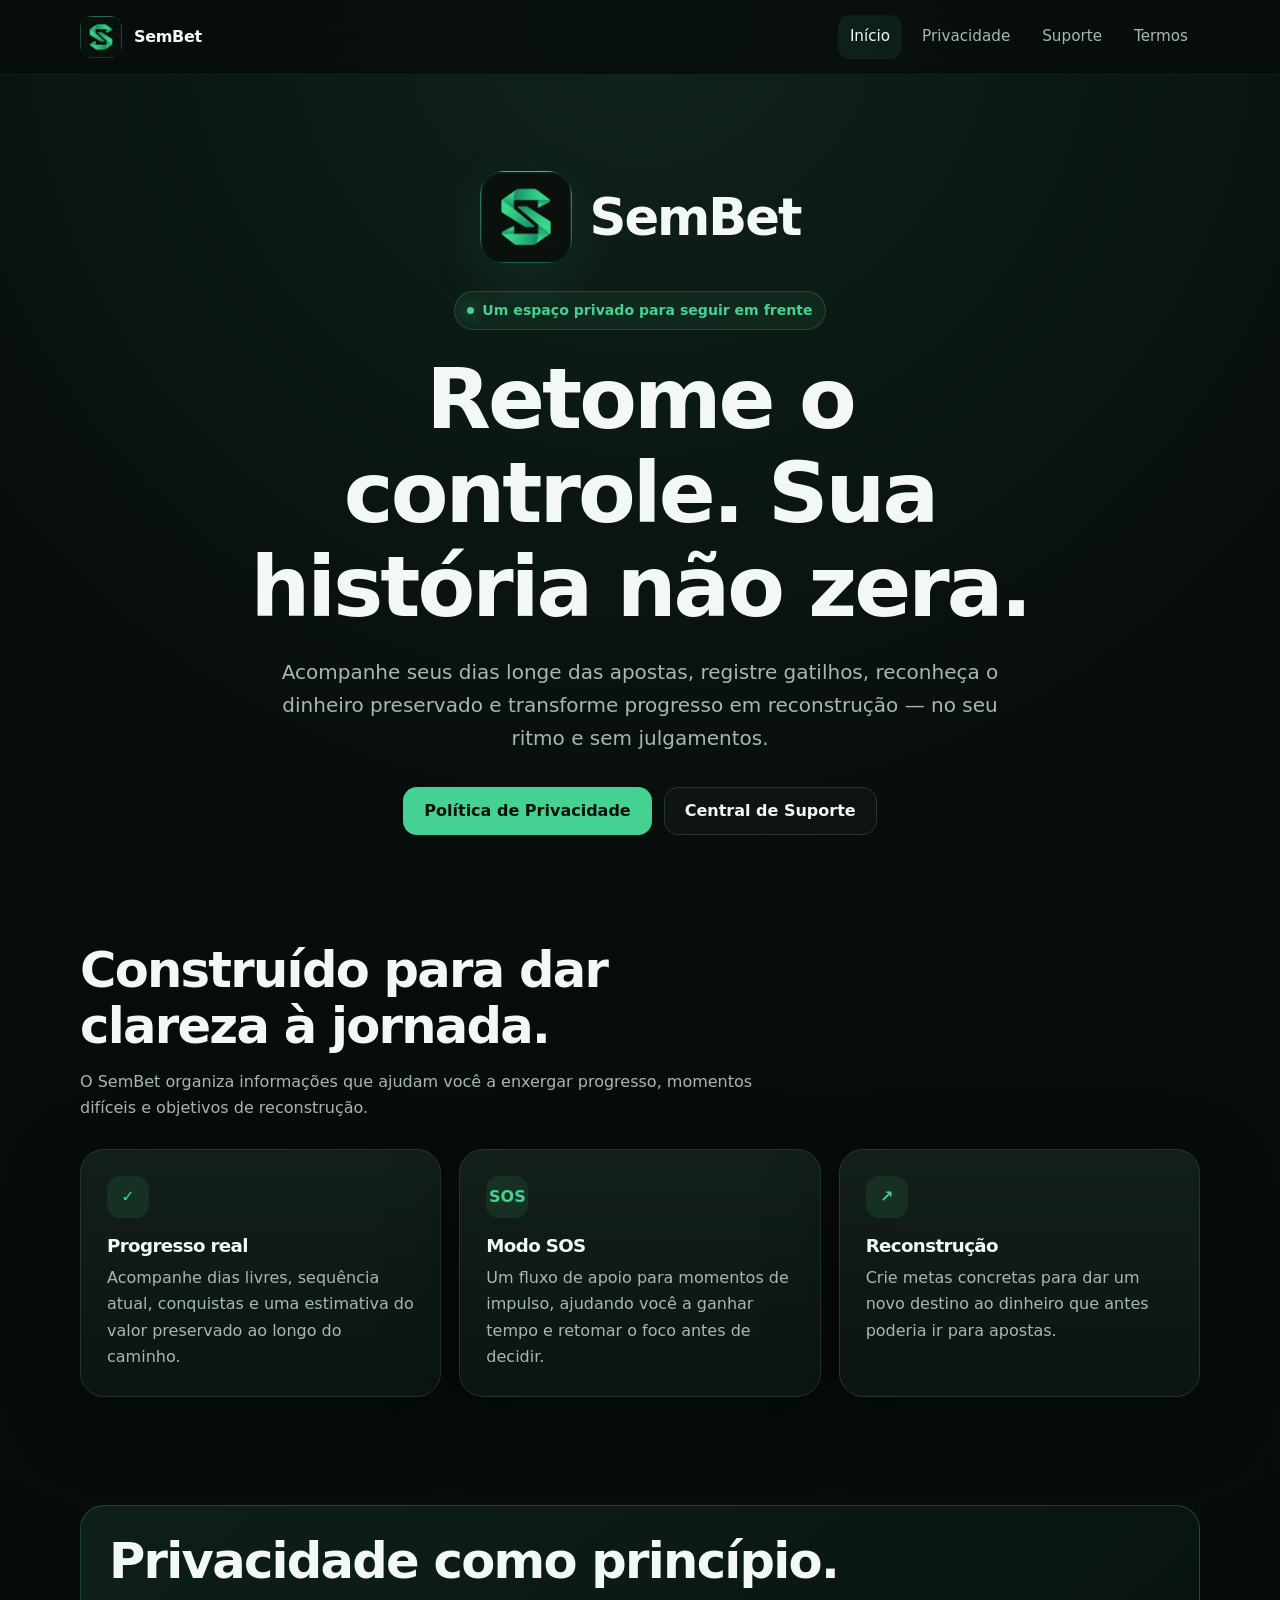
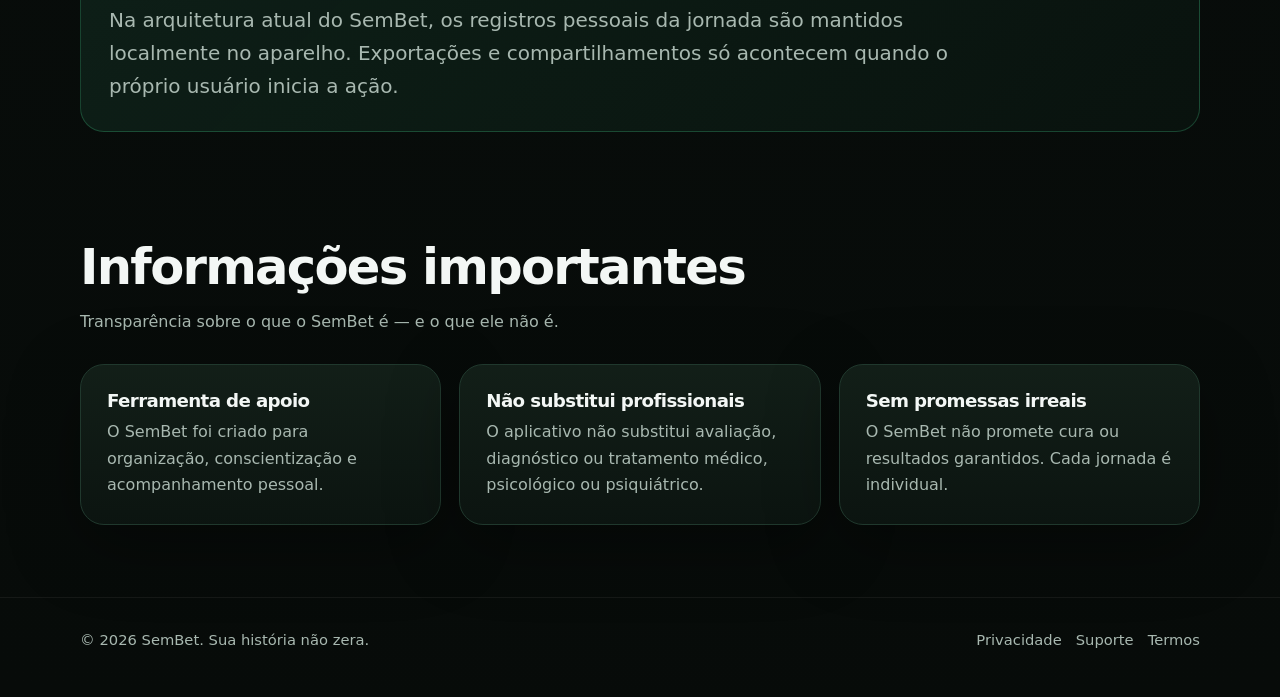
<file: index.html>
<!doctype html>
<html lang="pt-BR">
<head>
  <meta charset="utf-8">
  <meta name="viewport" content="width=device-width,initial-scale=1">
  <meta name="theme-color" content="#080d0b">
  <meta name="description" content="SemBet — ferramenta privada para acompanhar sua jornada longe das apostas, reconhecer gatilhos e reconstruir no seu ritmo.">
  <title>SemBet — Sua história não zera</title>
  <link rel="icon" href="assets/sembet_official_icon.png">
  <link rel="stylesheet" href="assets/style.css">
</head>
<body>
<header>
  <div class="wrap nav">
    <a class="brand" href="./"><img src="assets/sembet_official_icon.png" alt="Ícone oficial SemBet"><span>SemBet</span></a>
    <nav aria-label="Navegação principal">
      <a class="active" href="./">Início</a>
      <a href="privacidade/">Privacidade</a>
      <a href="suporte/">Suporte</a>
      <a href="termos/">Termos</a>
    </nav>
  </div>
</header>
<main>
  <section class="hero">
    <div class="wrap">
      <div class="hero-brand">
        <img src="assets/sembet_official_icon.png" alt="Ícone oficial SemBet">
        <span>SemBet</span>
      </div>
      <span class="kicker"><span class="dot"></span> Um espaço privado para seguir em frente</span>
      <h1>Retome o controle. Sua história não zera.</h1>
      <p class="lead">Acompanhe seus dias longe das apostas, registre gatilhos, reconheça o dinheiro preservado e transforme progresso em reconstrução — no seu ritmo e sem julgamentos.</p>
      <div class="actions">
        <a class="btn primary" href="privacidade/">Política de Privacidade</a>
        <a class="btn secondary" href="suporte/">Central de Suporte</a>
      </div>
    </div>
  </section>

  <section>
    <div class="wrap">
      <div class="section-head">
        <h2>Construído para dar clareza à jornada.</h2>
        <p>O SemBet organiza informações que ajudam você a enxergar progresso, momentos difíceis e objetivos de reconstrução.</p>
      </div>
      <div class="grid">
        <div class="card"><div class="icon">✓</div><h3>Progresso real</h3><p>Acompanhe dias livres, sequência atual, conquistas e uma estimativa do valor preservado ao longo do caminho.</p></div>
        <div class="card"><div class="icon">SOS</div><h3>Modo SOS</h3><p>Um fluxo de apoio para momentos de impulso, ajudando você a ganhar tempo e retomar o foco antes de decidir.</p></div>
        <div class="card"><div class="icon">↗</div><h3>Reconstrução</h3><p>Crie metas concretas para dar um novo destino ao dinheiro que antes poderia ir para apostas.</p></div>
      </div>
    </div>
  </section>

  <section>
    <div class="wrap callout">
      <h2>Privacidade como princípio.</h2>
      <p class="lead" style="margin:0;max-width:840px">Na arquitetura atual do SemBet, os registros pessoais da jornada são mantidos localmente no aparelho. Exportações e compartilhamentos só acontecem quando o próprio usuário inicia a ação.</p>
    </div>
  </section>

  <section>
    <div class="wrap">
      <div class="section-head">
        <h2>Informações importantes</h2>
        <p>Transparência sobre o que o SemBet é — e o que ele não é.</p>
      </div>
      <div class="grid">
        <div class="card"><h3>Ferramenta de apoio</h3><p>O SemBet foi criado para organização, conscientização e acompanhamento pessoal.</p></div>
        <div class="card"><h3>Não substitui profissionais</h3><p>O aplicativo não substitui avaliação, diagnóstico ou tratamento médico, psicológico ou psiquiátrico.</p></div>
        <div class="card"><h3>Sem promessas irreais</h3><p>O SemBet não promete cura ou resultados garantidos. Cada jornada é individual.</p></div>
      </div>
    </div>
  </section>
</main>
<footer>
  <div class="wrap footer-inner">
    <span>© 2026 SemBet. Sua história não zera.</span>
    <div class="footer-links"><a href="privacidade/">Privacidade</a><a href="suporte/">Suporte</a><a href="termos/">Termos</a></div>
  </div>
</footer>
</body>
</html>
</file>
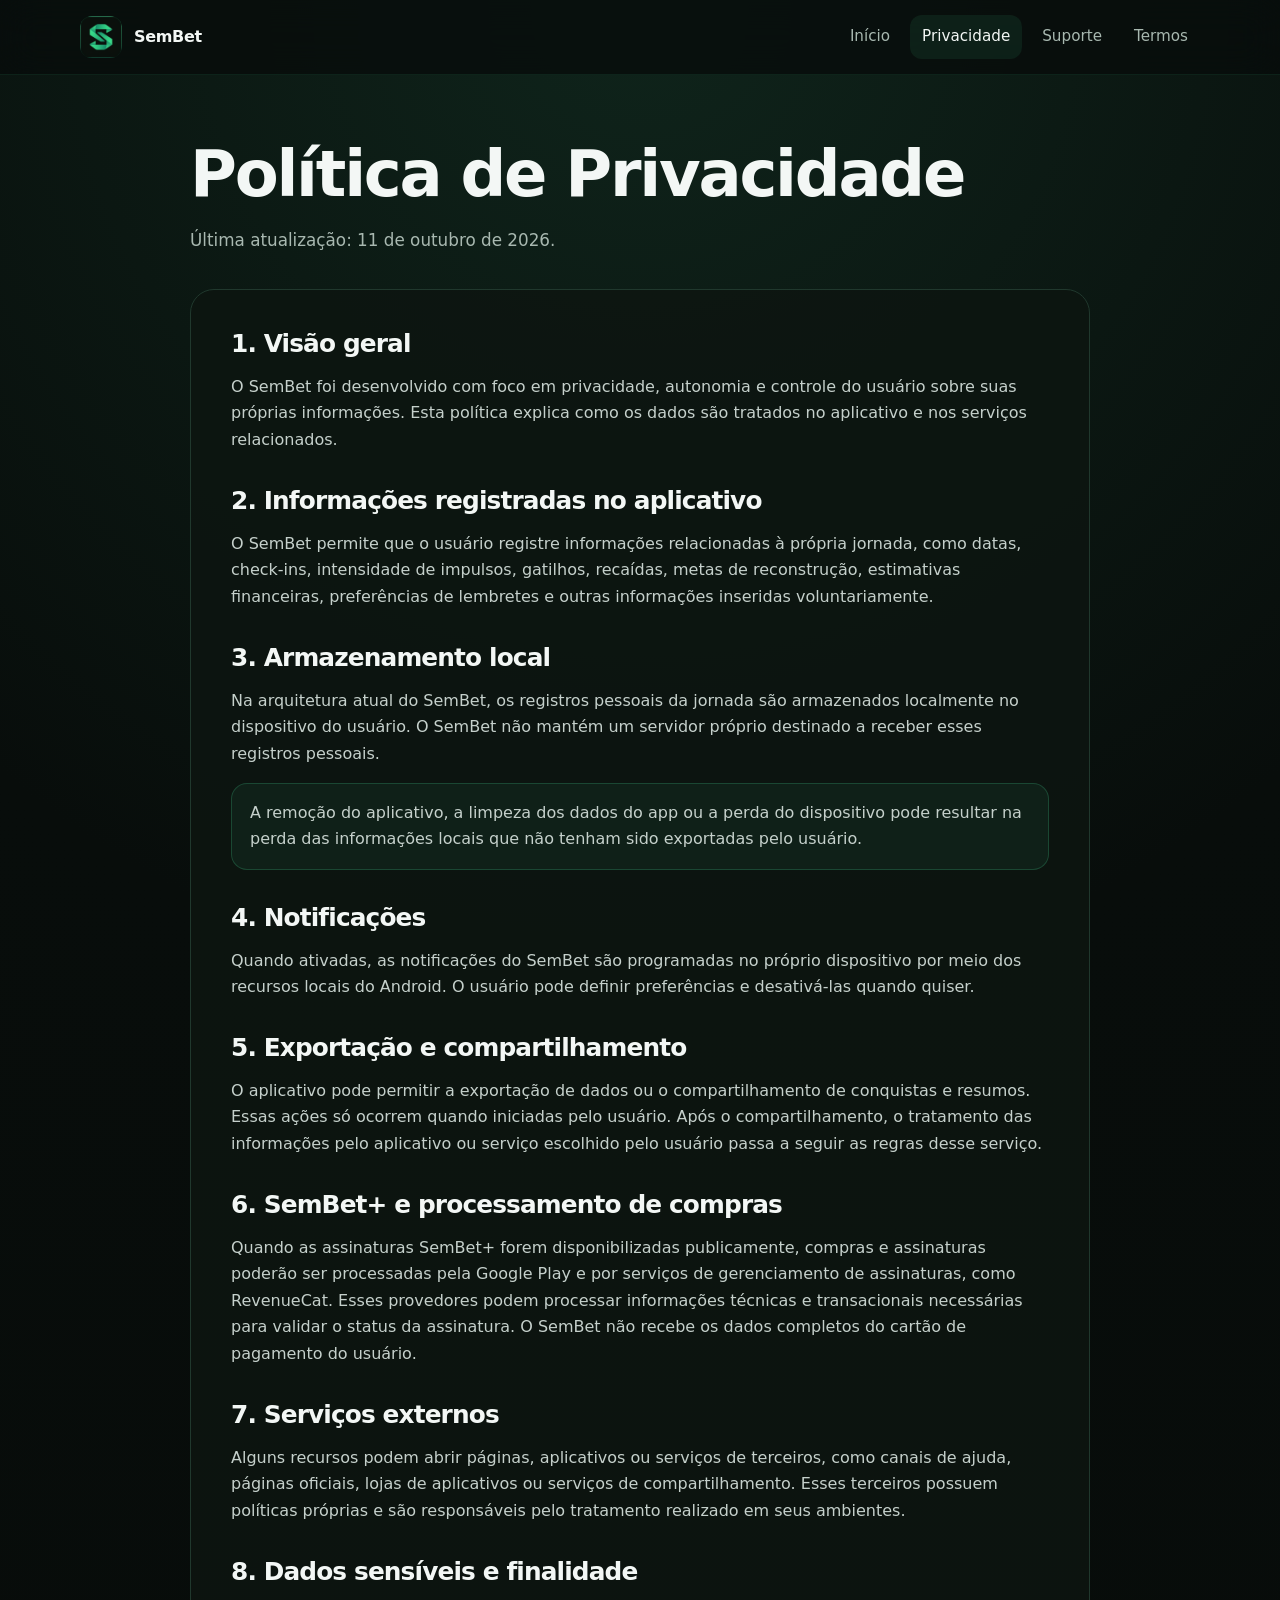
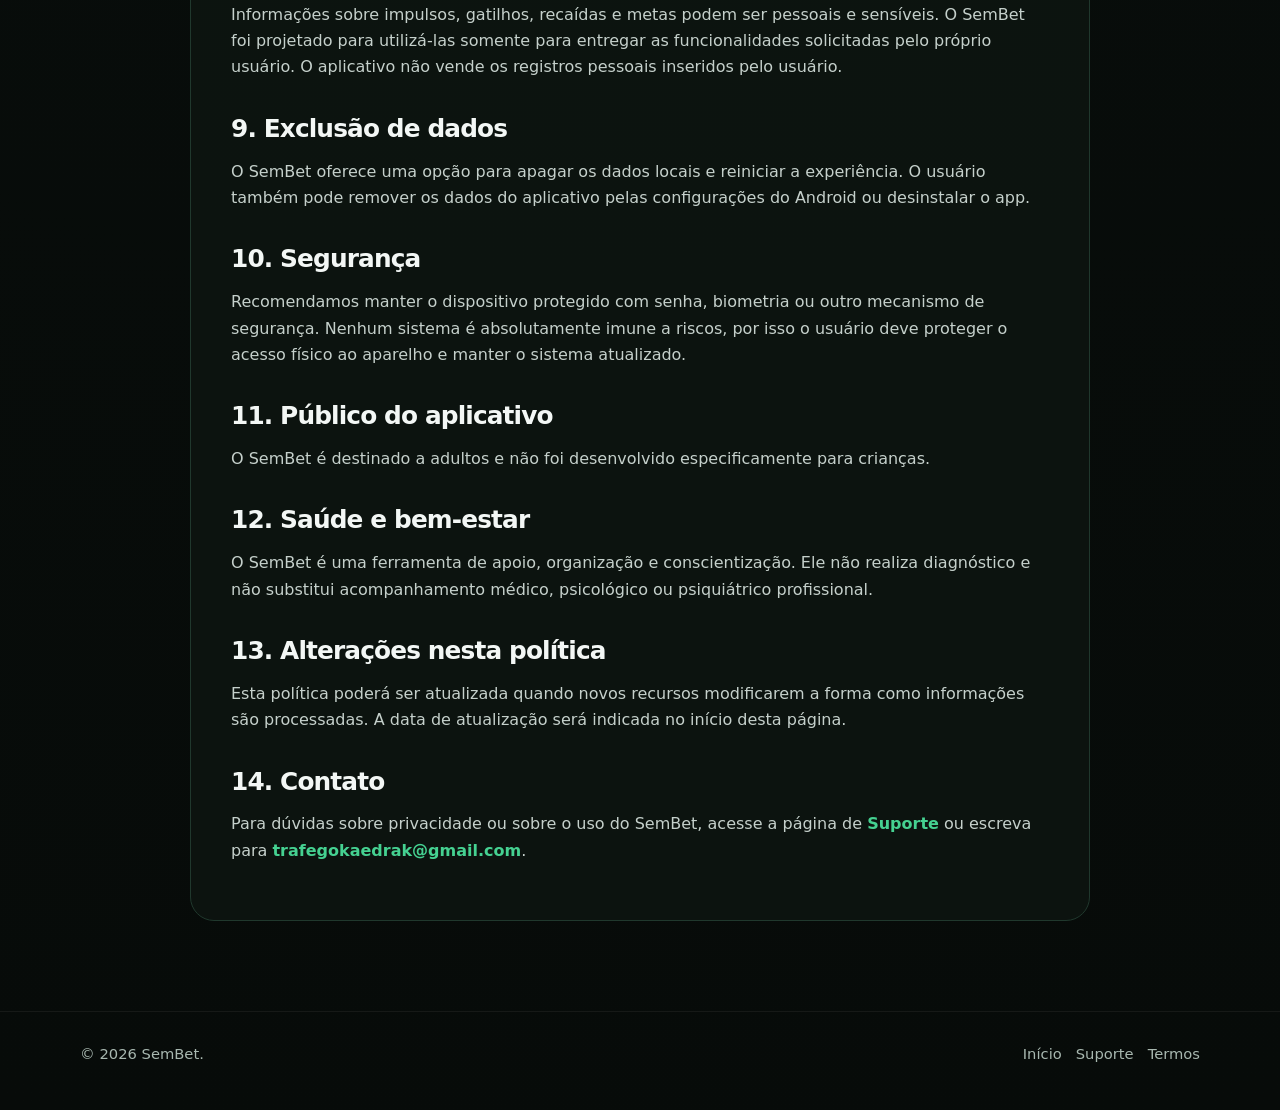
<file: privacidade/index.html>
<!doctype html>
<html lang="pt-BR">
<head><meta charset="utf-8"><meta name="viewport" content="width=device-width,initial-scale=1"><meta name="theme-color" content="#080d0b"><title>Política de Privacidade — SemBet</title><link rel="icon" href="../assets/sembet_official_icon.png"><link rel="stylesheet" href="../assets/style.css"></head>
<body>
<header><div class="wrap nav"><a class="brand" href="../"><img src="../assets/sembet_official_icon.png" alt="Ícone oficial SemBet"><span>SemBet</span></a><nav><a href="../">Início</a><a class="active" href="./">Privacidade</a><a href="../suporte/">Suporte</a><a href="../termos/">Termos</a></nav></div></header>
<main class="wrap legal"><h1>Política de Privacidade</h1><p class="intro">Última atualização: 11 de outubro de 2026.</p>
<article>
<h2>1. Visão geral</h2><p>O SemBet foi desenvolvido com foco em privacidade, autonomia e controle do usuário sobre suas próprias informações. Esta política explica como os dados são tratados no aplicativo e nos serviços relacionados.</p>
<h2>2. Informações registradas no aplicativo</h2><p>O SemBet permite que o usuário registre informações relacionadas à própria jornada, como datas, check-ins, intensidade de impulsos, gatilhos, recaídas, metas de reconstrução, estimativas financeiras, preferências de lembretes e outras informações inseridas voluntariamente.</p>
<h2>3. Armazenamento local</h2><p>Na arquitetura atual do SemBet, os registros pessoais da jornada são armazenados localmente no dispositivo do usuário. O SemBet não mantém um servidor próprio destinado a receber esses registros pessoais.</p><p class="note">A remoção do aplicativo, a limpeza dos dados do app ou a perda do dispositivo pode resultar na perda das informações locais que não tenham sido exportadas pelo usuário.</p>
<h2>4. Notificações</h2><p>Quando ativadas, as notificações do SemBet são programadas no próprio dispositivo por meio dos recursos locais do Android. O usuário pode definir preferências e desativá-las quando quiser.</p>
<h2>5. Exportação e compartilhamento</h2><p>O aplicativo pode permitir a exportação de dados ou o compartilhamento de conquistas e resumos. Essas ações só ocorrem quando iniciadas pelo usuário. Após o compartilhamento, o tratamento das informações pelo aplicativo ou serviço escolhido pelo usuário passa a seguir as regras desse serviço.</p>
<h2>6. SemBet+ e processamento de compras</h2><p>Quando as assinaturas SemBet+ forem disponibilizadas publicamente, compras e assinaturas poderão ser processadas pela Google Play e por serviços de gerenciamento de assinaturas, como RevenueCat. Esses provedores podem processar informações técnicas e transacionais necessárias para validar o status da assinatura. O SemBet não recebe os dados completos do cartão de pagamento do usuário.</p>
<h2>7. Serviços externos</h2><p>Alguns recursos podem abrir páginas, aplicativos ou serviços de terceiros, como canais de ajuda, páginas oficiais, lojas de aplicativos ou serviços de compartilhamento. Esses terceiros possuem políticas próprias e são responsáveis pelo tratamento realizado em seus ambientes.</p>
<h2>8. Dados sensíveis e finalidade</h2><p>Informações sobre impulsos, gatilhos, recaídas e metas podem ser pessoais e sensíveis. O SemBet foi projetado para utilizá-las somente para entregar as funcionalidades solicitadas pelo próprio usuário. O aplicativo não vende os registros pessoais inseridos pelo usuário.</p>
<h2>9. Exclusão de dados</h2><p>O SemBet oferece uma opção para apagar os dados locais e reiniciar a experiência. O usuário também pode remover os dados do aplicativo pelas configurações do Android ou desinstalar o app.</p>
<h2>10. Segurança</h2><p>Recomendamos manter o dispositivo protegido com senha, biometria ou outro mecanismo de segurança. Nenhum sistema é absolutamente imune a riscos, por isso o usuário deve proteger o acesso físico ao aparelho e manter o sistema atualizado.</p>
<h2>11. Público do aplicativo</h2><p>O SemBet é destinado a adultos e não foi desenvolvido especificamente para crianças.</p>
<h2>12. Saúde e bem-estar</h2><p>O SemBet é uma ferramenta de apoio, organização e conscientização. Ele não realiza diagnóstico e não substitui acompanhamento médico, psicológico ou psiquiátrico profissional.</p>
<h2>13. Alterações nesta política</h2><p>Esta política poderá ser atualizada quando novos recursos modificarem a forma como informações são processadas. A data de atualização será indicada no início desta página.</p>
<h2>14. Contato</h2><p>Para dúvidas sobre privacidade ou sobre o uso do SemBet, acesse a página de <a href="../suporte/" style="color:var(--green);font-weight:800">Suporte</a> ou escreva para <a href="mailto:trafegokaedrak@gmail.com" style="color:var(--green);font-weight:800">trafegokaedrak@gmail.com</a>.</p>
</article></main>
<footer><div class="wrap footer-inner"><span>© 2026 SemBet.</span><div class="footer-links"><a href="../">Início</a><a href="../suporte/">Suporte</a><a href="../termos/">Termos</a></div></div></footer>
</body></html>
</file>
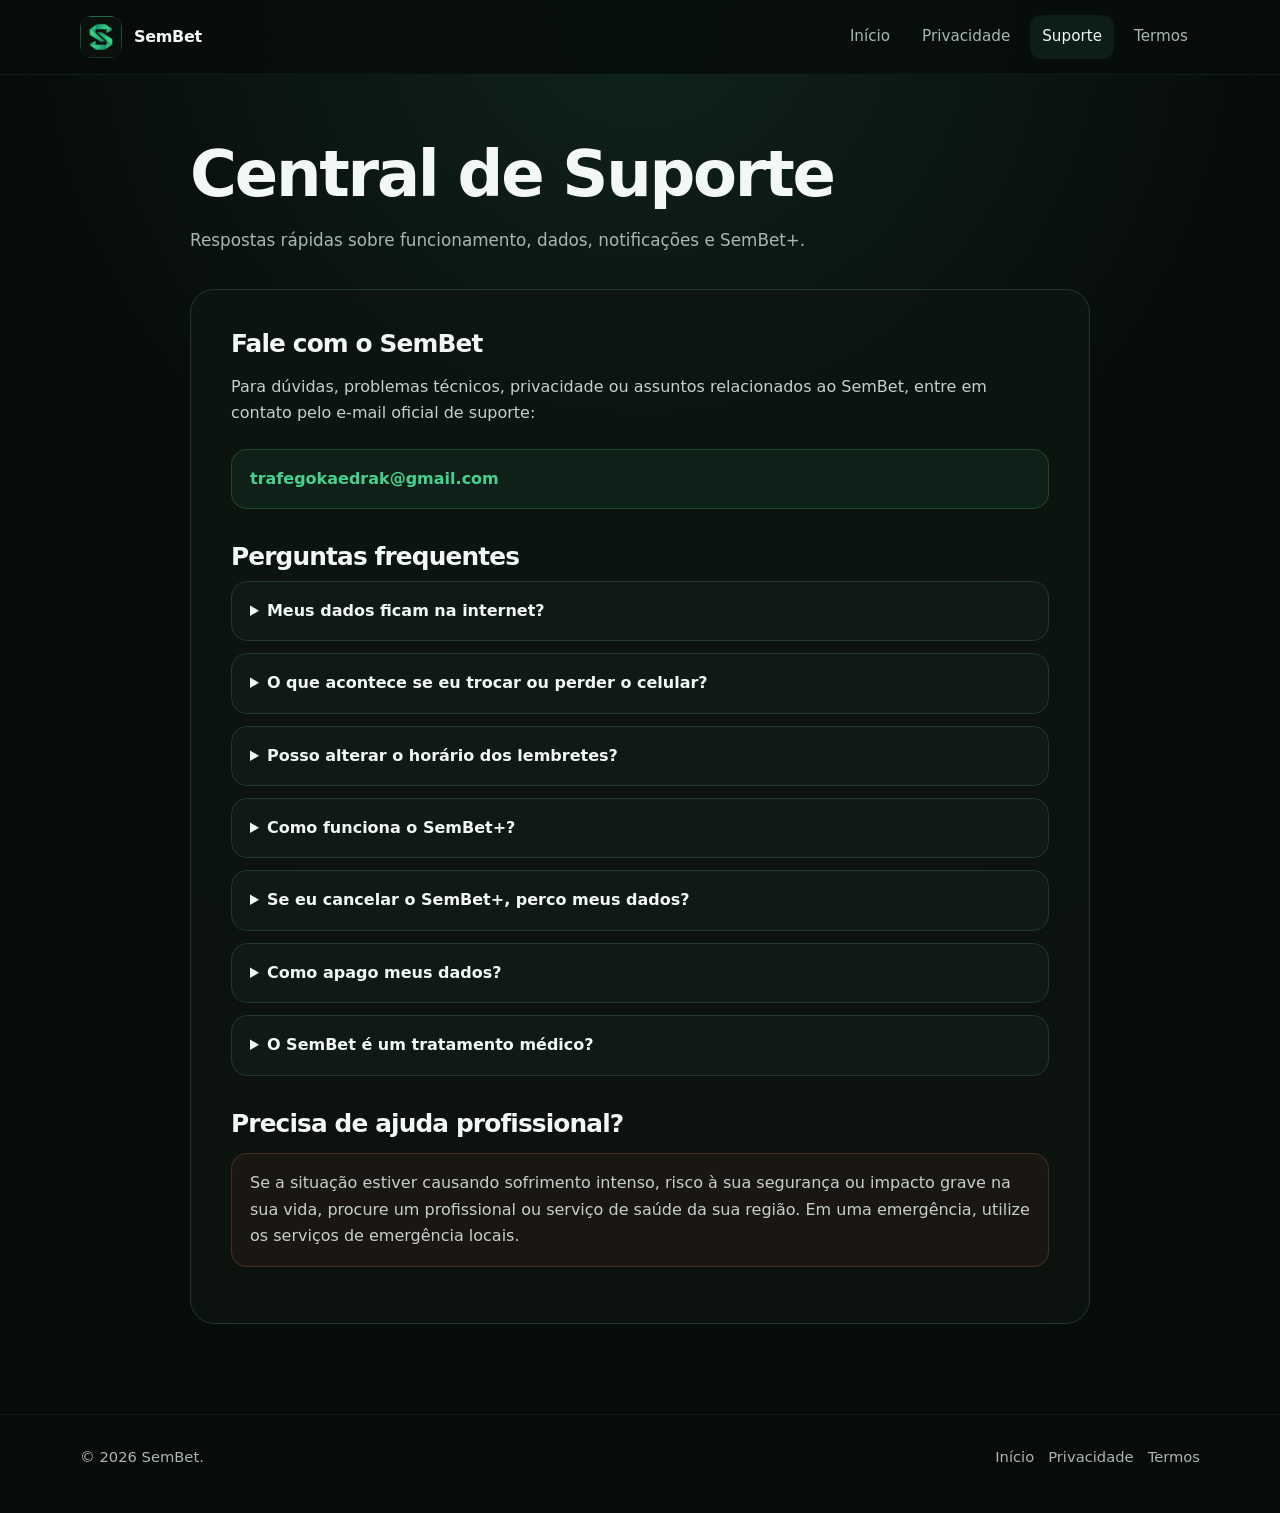
<file: suporte/index.html>
<!doctype html>
<html lang="pt-BR">
<head><meta charset="utf-8"><meta name="viewport" content="width=device-width,initial-scale=1"><meta name="theme-color" content="#080d0b"><title>Suporte — SemBet</title><link rel="icon" href="../assets/sembet_official_icon.png"><link rel="stylesheet" href="../assets/style.css"></head>
<body>
<header><div class="wrap nav"><a class="brand" href="../"><img src="../assets/sembet_official_icon.png" alt="Ícone oficial SemBet"><span>SemBet</span></a><nav><a href="../">Início</a><a href="../privacidade/">Privacidade</a><a class="active" href="./">Suporte</a><a href="../termos/">Termos</a></nav></div></header>
<main class="wrap legal"><h1>Central de Suporte</h1><p class="intro">Respostas rápidas sobre funcionamento, dados, notificações e SemBet+.</p>
<article>
<h2>Fale com o SemBet</h2>
<p>Para dúvidas, problemas técnicos, privacidade ou assuntos relacionados ao SemBet, entre em contato pelo e-mail oficial de suporte:</p>
<div class="contact-box"><div class="note"><a href="mailto:trafegokaedrak@gmail.com" style="color:var(--green);font-weight:800">trafegokaedrak@gmail.com</a></div></div>
<h2>Perguntas frequentes</h2>
<div class="faq">
<details><summary>Meus dados ficam na internet?</summary><p>Na arquitetura atual, os registros pessoais da jornada são mantidos localmente no seu aparelho. Exportações e compartilhamentos acontecem apenas quando você inicia a ação.</p></details>
<details><summary>O que acontece se eu trocar ou perder o celular?</summary><p>Dados locais que não tenham sido exportados podem não estar disponíveis no novo aparelho. Recomendamos utilizar os recursos de exportação quando quiser manter uma cópia dos seus registros.</p></details>
<details><summary>Posso alterar o horário dos lembretes?</summary><p>Sim. Quando disponível no seu plano, o SemBet permite personalizar o horário das notificações. O Android também pode aplicar regras próprias de bateria e notificações.</p></details>
<details><summary>Como funciona o SemBet+?</summary><p>O SemBet+ adiciona recursos avançados. Quando as assinaturas públicas estiverem habilitadas, a compra será processada pela loja oficial do dispositivo e o acesso será liberado enquanto a assinatura estiver ativa.</p></details>
<details><summary>Se eu cancelar o SemBet+, perco meus dados?</summary><p>Não é objetivo do SemBet apagar seus registros por causa do fim de uma assinatura. Recursos premium podem voltar aos limites da versão gratuita, mas os dados existentes devem permanecer armazenados.</p></details>
<details><summary>Como apago meus dados?</summary><p>Na tela de Perfil, use “Apagar meus dados e reiniciar” e confirme a ação. Também é possível limpar os dados do aplicativo nas configurações do Android.</p></details>
<details><summary>O SemBet é um tratamento médico?</summary><p>Não. O SemBet é uma ferramenta de apoio, organização e conscientização. Ele não substitui diagnóstico ou acompanhamento profissional.</p></details>
</div>
<h2>Precisa de ajuda profissional?</h2><p class="warning">Se a situação estiver causando sofrimento intenso, risco à sua segurança ou impacto grave na sua vida, procure um profissional ou serviço de saúde da sua região. Em uma emergência, utilize os serviços de emergência locais.</p>
</article></main>
<footer><div class="wrap footer-inner"><span>© 2026 SemBet.</span><div class="footer-links"><a href="../">Início</a><a href="../privacidade/">Privacidade</a><a href="../termos/">Termos</a></div></div></footer>
</body></html>
</file>
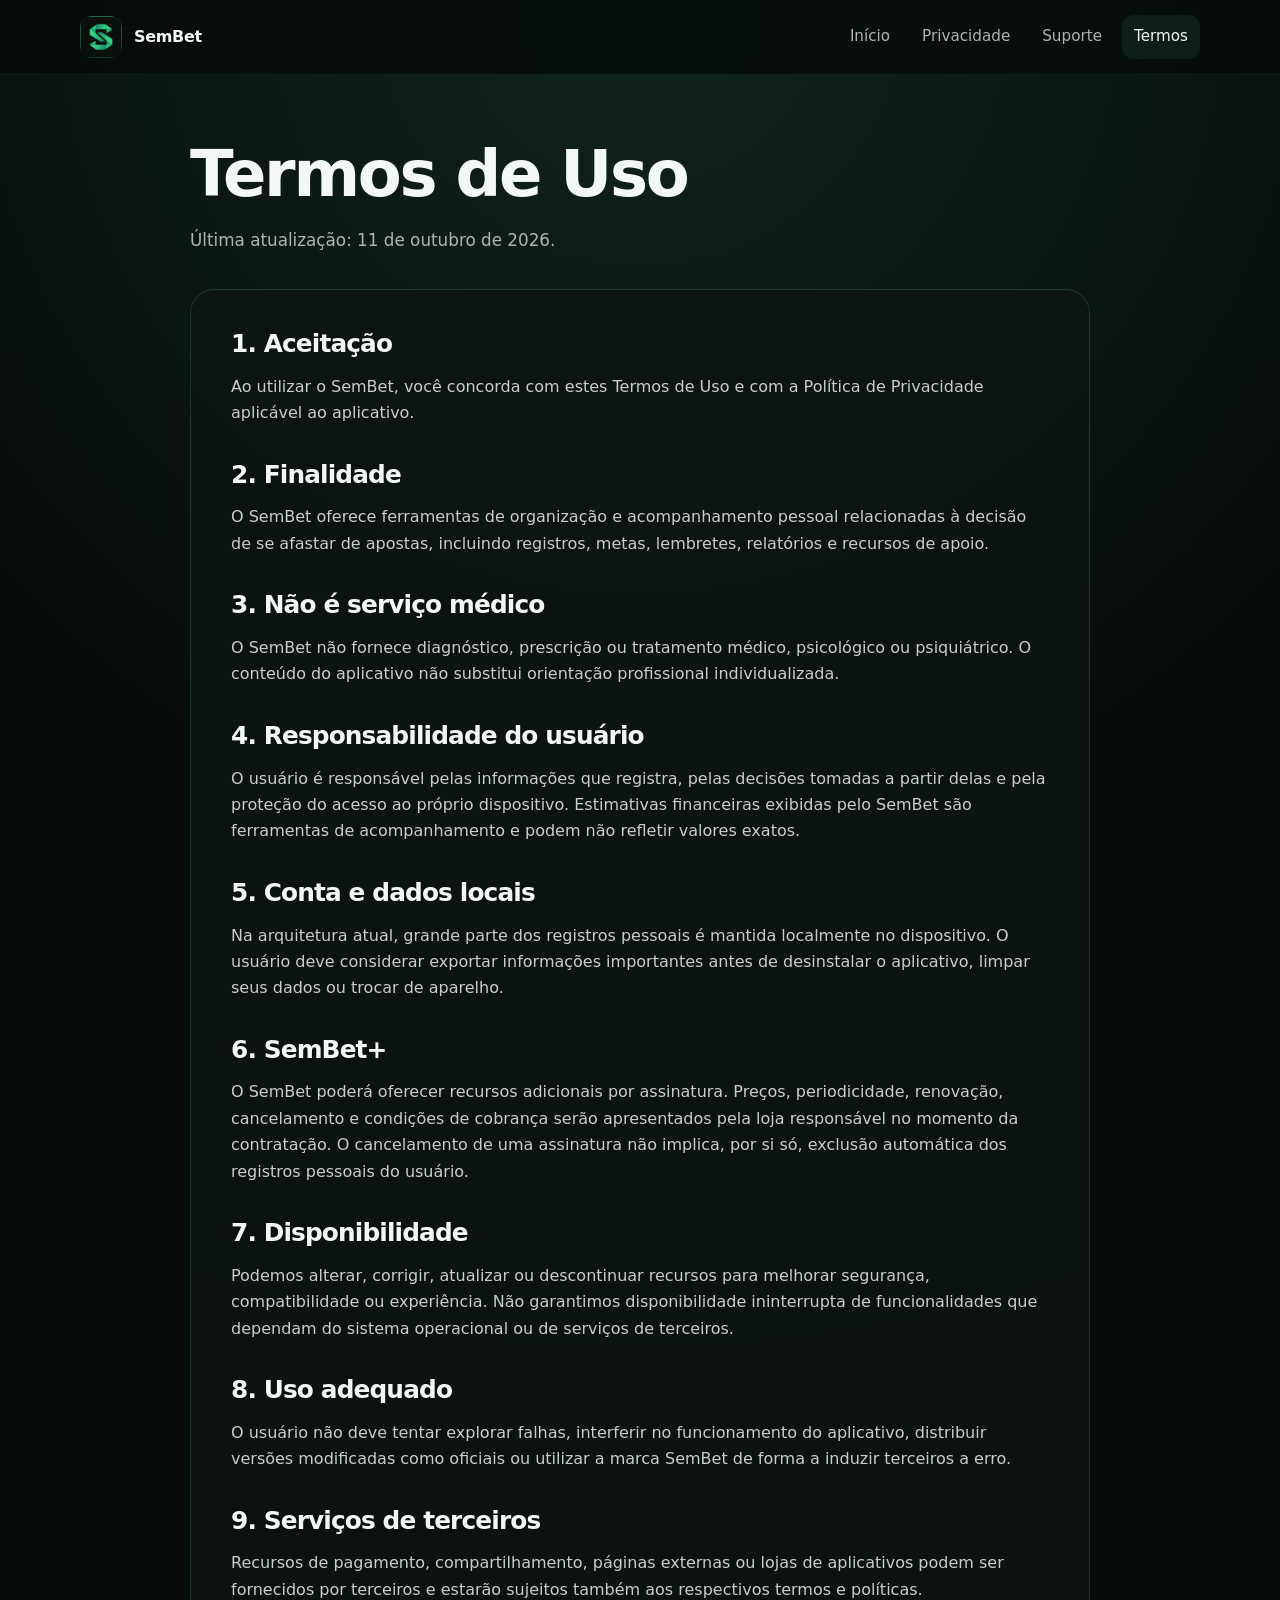
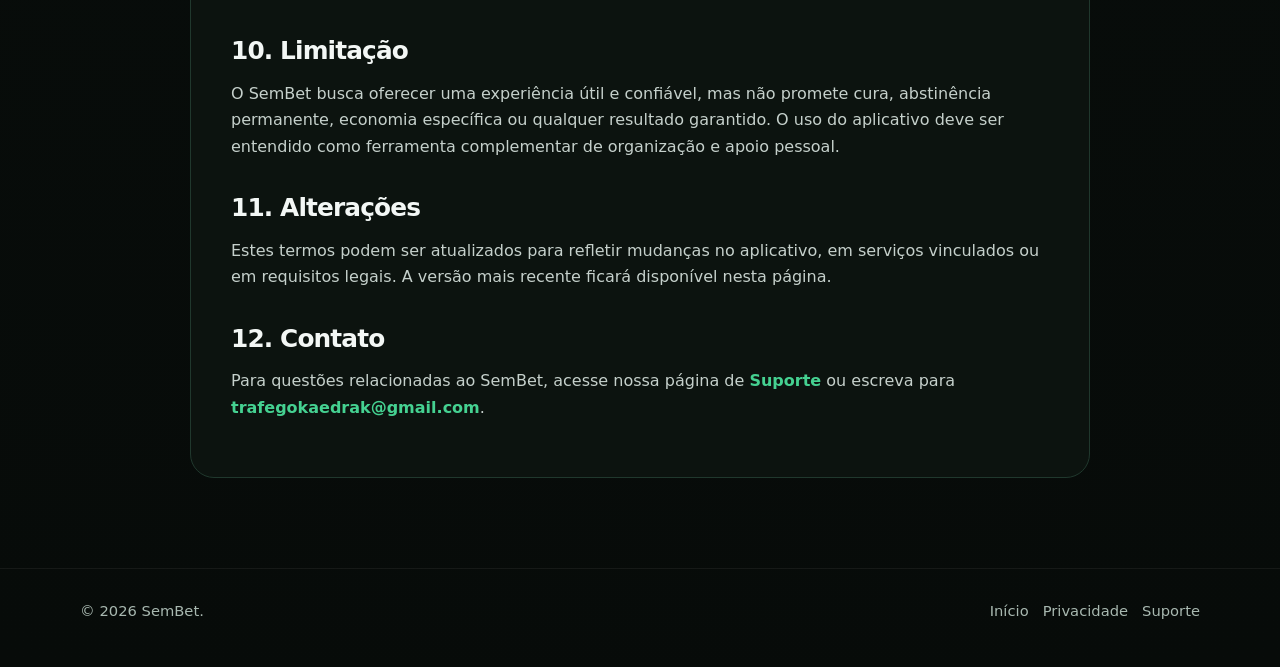
<file: termos/index.html>
<!doctype html>
<html lang="pt-BR">
<head><meta charset="utf-8"><meta name="viewport" content="width=device-width,initial-scale=1"><meta name="theme-color" content="#080d0b"><title>Termos de Uso — SemBet</title><link rel="icon" href="../assets/sembet_official_icon.png"><link rel="stylesheet" href="../assets/style.css"></head>
<body>
<header><div class="wrap nav"><a class="brand" href="../"><img src="../assets/sembet_official_icon.png" alt="Ícone oficial SemBet"><span>SemBet</span></a><nav><a href="../">Início</a><a href="../privacidade/">Privacidade</a><a href="../suporte/">Suporte</a><a class="active" href="./">Termos</a></nav></div></header>
<main class="wrap legal"><h1>Termos de Uso</h1><p class="intro">Última atualização: 11 de outubro de 2026.</p>
<article>
<h2>1. Aceitação</h2><p>Ao utilizar o SemBet, você concorda com estes Termos de Uso e com a Política de Privacidade aplicável ao aplicativo.</p>
<h2>2. Finalidade</h2><p>O SemBet oferece ferramentas de organização e acompanhamento pessoal relacionadas à decisão de se afastar de apostas, incluindo registros, metas, lembretes, relatórios e recursos de apoio.</p>
<h2>3. Não é serviço médico</h2><p>O SemBet não fornece diagnóstico, prescrição ou tratamento médico, psicológico ou psiquiátrico. O conteúdo do aplicativo não substitui orientação profissional individualizada.</p>
<h2>4. Responsabilidade do usuário</h2><p>O usuário é responsável pelas informações que registra, pelas decisões tomadas a partir delas e pela proteção do acesso ao próprio dispositivo. Estimativas financeiras exibidas pelo SemBet são ferramentas de acompanhamento e podem não refletir valores exatos.</p>
<h2>5. Conta e dados locais</h2><p>Na arquitetura atual, grande parte dos registros pessoais é mantida localmente no dispositivo. O usuário deve considerar exportar informações importantes antes de desinstalar o aplicativo, limpar seus dados ou trocar de aparelho.</p>
<h2>6. SemBet+</h2><p>O SemBet poderá oferecer recursos adicionais por assinatura. Preços, periodicidade, renovação, cancelamento e condições de cobrança serão apresentados pela loja responsável no momento da contratação. O cancelamento de uma assinatura não implica, por si só, exclusão automática dos registros pessoais do usuário.</p>
<h2>7. Disponibilidade</h2><p>Podemos alterar, corrigir, atualizar ou descontinuar recursos para melhorar segurança, compatibilidade ou experiência. Não garantimos disponibilidade ininterrupta de funcionalidades que dependam do sistema operacional ou de serviços de terceiros.</p>
<h2>8. Uso adequado</h2><p>O usuário não deve tentar explorar falhas, interferir no funcionamento do aplicativo, distribuir versões modificadas como oficiais ou utilizar a marca SemBet de forma a induzir terceiros a erro.</p>
<h2>9. Serviços de terceiros</h2><p>Recursos de pagamento, compartilhamento, páginas externas ou lojas de aplicativos podem ser fornecidos por terceiros e estarão sujeitos também aos respectivos termos e políticas.</p>
<h2>10. Limitação</h2><p>O SemBet busca oferecer uma experiência útil e confiável, mas não promete cura, abstinência permanente, economia específica ou qualquer resultado garantido. O uso do aplicativo deve ser entendido como ferramenta complementar de organização e apoio pessoal.</p>
<h2>11. Alterações</h2><p>Estes termos podem ser atualizados para refletir mudanças no aplicativo, em serviços vinculados ou em requisitos legais. A versão mais recente ficará disponível nesta página.</p>
<h2>12. Contato</h2><p>Para questões relacionadas ao SemBet, acesse nossa página de <a href="../suporte/" style="color:var(--green);font-weight:800">Suporte</a> ou escreva para <a href="mailto:trafegokaedrak@gmail.com" style="color:var(--green);font-weight:800">trafegokaedrak@gmail.com</a>.</p>
</article></main>
<footer><div class="wrap footer-inner"><span>© 2026 SemBet.</span><div class="footer-links"><a href="../">Início</a><a href="../privacidade/">Privacidade</a><a href="../suporte/">Suporte</a></div></div></footer>
</body></html>
</file>
<file: assets/style.css>
:root{
  --bg:#080d0b;--bg2:#0d1511;--card:#101a15;--card2:#132019;--line:#20382d;
  --text:#f3f7f5;--muted:#a8b8b0;--green:#45d191;--green2:#26b97b;
  --danger:#f26a5f;--shadow:0 20px 70px rgba(0,0,0,.35);--radius:24px;
}
*{box-sizing:border-box}html{scroll-behavior:smooth}
body{margin:0;font-family:Inter,ui-sans-serif,system-ui,-apple-system,BlinkMacSystemFont,"Segoe UI",sans-serif;background:radial-gradient(circle at 50% 0%,#0f241b 0%,var(--bg) 36%,#070b09 100%);color:var(--text);line-height:1.65}
a{color:inherit;text-decoration:none}img{max-width:100%;display:block}
.wrap{width:min(1120px,calc(100% - 40px));margin:0 auto}
header{position:sticky;top:0;z-index:20;background:rgba(8,13,11,.82);backdrop-filter:blur(18px);border-bottom:1px solid rgba(69,209,145,.10)}
.nav{min-height:74px;display:flex;align-items:center;justify-content:space-between;gap:24px}
.brand{display:flex;align-items:center;gap:12px;font-weight:800;letter-spacing:-.02em}
.brand img{width:42px;height:42px;border-radius:12px}
nav{display:flex;gap:8px;flex-wrap:wrap;justify-content:flex-end}
nav a{padding:9px 12px;border-radius:12px;color:var(--muted);font-size:.95rem}
nav a:hover,nav a.active{color:var(--text);background:rgba(69,209,145,.09)}
.hero{padding:96px 0 72px;text-align:center}
.hero-brand{display:flex;align-items:center;justify-content:center;gap:18px;margin:0 auto 28px}
.hero-brand img{width:92px;height:92px;border-radius:24px;box-shadow:0 18px 55px rgba(69,209,145,.10)}
.hero-brand span{font-size:clamp(2rem,5vw,3.2rem);font-weight:850;letter-spacing:-.04em}
.kicker{display:inline-flex;align-items:center;gap:8px;padding:7px 12px;border:1px solid rgba(69,209,145,.24);border-radius:999px;background:rgba(69,209,145,.07);color:var(--green);font-weight:700;font-size:.88rem}
.dot{width:7px;height:7px;border-radius:50%;background:var(--green);box-shadow:0 0 16px rgba(69,209,145,.9)}
h1,h2,h3{line-height:1.12;letter-spacing:-.035em;margin:0}
h1{font-size:clamp(2.5rem,7vw,5.25rem);max-width:850px;margin:22px auto}
h2{font-size:clamp(1.9rem,4vw,3.1rem);margin-bottom:14px}
h3{font-size:1.14rem;margin-bottom:8px}
.lead{font-size:clamp(1.02rem,2.2vw,1.25rem);max-width:720px;margin:0 auto;color:var(--muted)}
.actions{display:flex;gap:12px;justify-content:center;flex-wrap:wrap;margin-top:32px}
.btn{display:inline-flex;align-items:center;justify-content:center;min-height:48px;padding:0 20px;border-radius:14px;font-weight:800;border:1px solid transparent;transition:.2s ease}
.btn.primary{background:var(--green);color:#07110c}.btn.primary:hover{background:#58dda1;transform:translateY(-1px)}
.btn.secondary{border-color:var(--line);background:rgba(255,255,255,.025);color:var(--text)}
.btn.secondary:hover{border-color:rgba(69,209,145,.4);background:rgba(69,209,145,.06)}
section{padding:36px 0 72px}.section-head{max-width:720px;margin-bottom:28px}.section-head p{color:var(--muted);margin:0}
.grid{display:grid;grid-template-columns:repeat(3,1fr);gap:18px}
.card{background:linear-gradient(180deg,rgba(19,32,25,.96),rgba(12,21,17,.96));border:1px solid var(--line);border-radius:var(--radius);padding:26px;box-shadow:var(--shadow)}
.card p{color:var(--muted);margin:0}
.icon{width:42px;height:42px;border-radius:13px;display:grid;place-items:center;background:rgba(69,209,145,.10);color:var(--green);margin-bottom:18px;font-weight:900}
.callout{border:1px solid rgba(69,209,145,.25);background:linear-gradient(135deg,rgba(69,209,145,.10),rgba(69,209,145,.035));padding:28px;border-radius:var(--radius)}
.legal{max-width:900px;margin:0 auto;padding:64px 0 90px}
.legal h1{font-size:clamp(2.2rem,6vw,4rem);margin:0 0 12px;text-align:left}
.legal .intro{color:var(--muted);font-size:1.05rem;margin-bottom:34px}
.legal article{background:rgba(13,21,17,.88);border:1px solid var(--line);border-radius:var(--radius);padding:clamp(22px,4vw,40px)}
.legal h2{font-size:1.55rem;margin-top:34px;margin-bottom:10px}.legal h2:first-child{margin-top:0}
.legal p,.legal li{color:#c5d0cb}.legal ul{padding-left:22px}
.note{padding:16px 18px;border-radius:16px;border:1px solid rgba(69,209,145,.22);background:rgba(69,209,145,.065);color:#dcebe4}
.warning{padding:16px 18px;border-radius:16px;border:1px solid rgba(242,106,95,.22);background:rgba(242,106,95,.06);color:#f2d8d5}
.faq{display:grid;gap:12px}details{background:var(--card);border:1px solid var(--line);border-radius:16px;padding:16px 18px}
summary{cursor:pointer;font-weight:800}details p{color:var(--muted);margin:12px 0 0}
.contact-box{display:grid;gap:12px;margin-top:22px}
footer{border-top:1px solid rgba(255,255,255,.06);padding:30px 0 44px;color:var(--muted);font-size:.92rem}
.footer-inner{display:flex;justify-content:space-between;gap:18px;flex-wrap:wrap}.footer-links{display:flex;gap:14px;flex-wrap:wrap}
.small{font-size:.9rem;color:var(--muted)}
@media(max-width:820px){.grid{grid-template-columns:1fr}.hero{padding-top:72px}.nav{align-items:flex-start;padding:14px 0}nav{display:none}.hero-brand img{width:76px;height:76px}}
</file>
